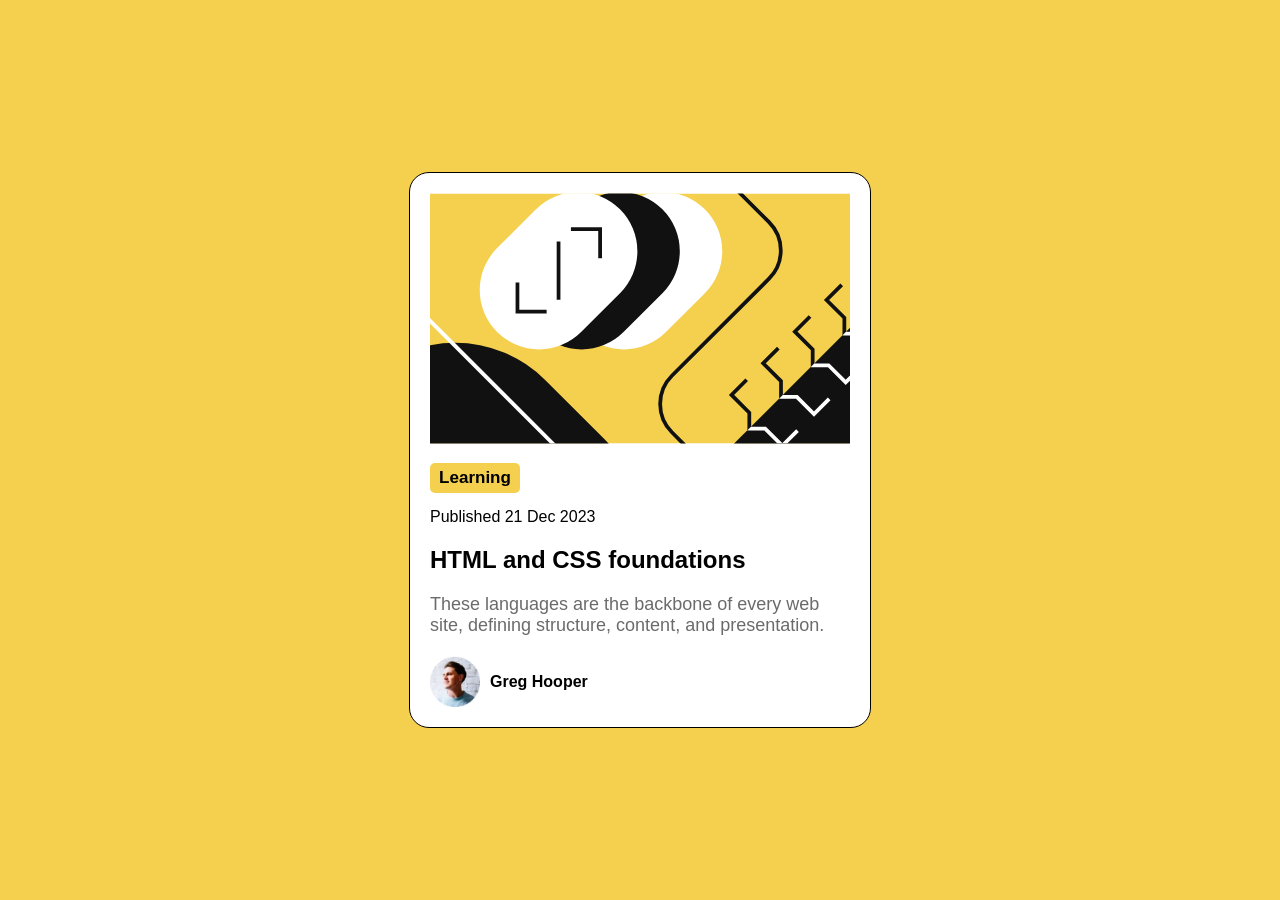
<file: blog-preview-card-main/index.html>
<!DOCTYPE html>
<html lang="en">
<head>
  <meta charset="UTF-8">
  <meta name="viewport" content="width=device-width, initial-scale=1.0"> <!-- displays site properly based on user's device -->

  <link rel="icon" type="image/png" sizes="32x32" href="./assets/images/favicon-32x32.png">
  
  <title>Frontend Mentor | Blog preview card</title>
  <link rel="stylesheet" href="styles.css">

  <!-- Feel free to remove these styles or customise in your own stylesheet 👍 -->
  <style>
    .attribution { font-size: 0.6875rem; text-align: center; }
    .attribution a { color: hsl(228, 45%, 44%); }
  </style>
</head>
<body>
  <div id="card">
    <img id="illustration" src="./assets/images/illustration-article.svg">
    <h1>Learning</h1>
    <p id="h1-p">Published 21 Dec 2023</p>
    <h2>HTML and CSS foundations</h2>
    <p id="h2-p">These languages are the backbone of every web site, defining structure, content, and presentation.</p>
    <div id="productor">
      <img id="avatar" src="./assets/images/image-avatar.webp">
      <p id="avatar-name">Greg Hooper</p>
    </div>
  </div>
</body>
</html>
</file>
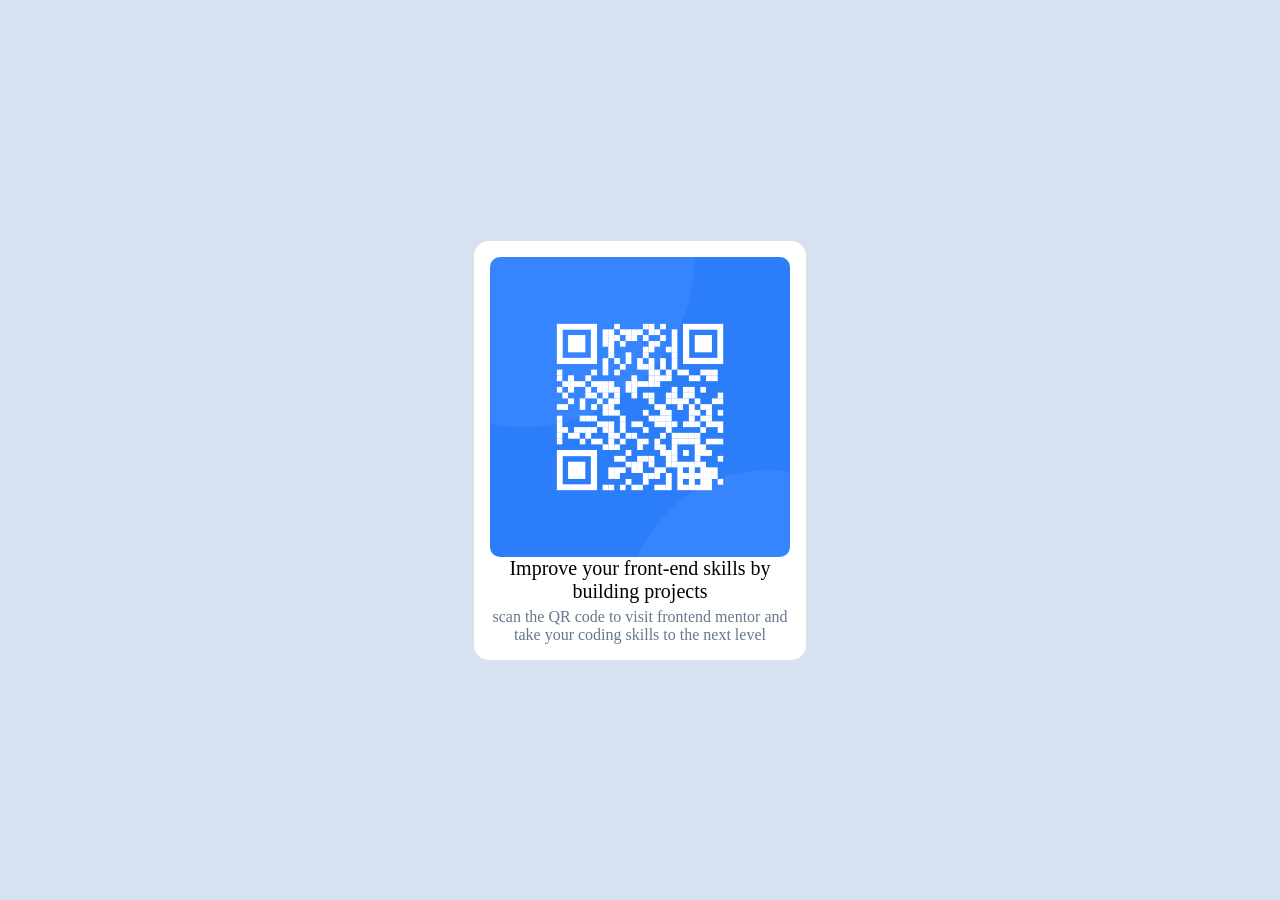
<file: qr-code-component-main/index.html>
<!DOCTYPE html>
<html lang="en">
<head>
  <meta charset="UTF-8">
  <meta name="viewport" content="width=device-width, initial-scale=1.0"> <!-- displays site properly based on user's device -->

  <link rel="icon" type="image/png" sizes="32x32" href="./images/favicon-32x32.png">
  <link rel="stylesheet" href="styles.css">
  
  <title>Frontend Mentor | QR code component</title>

  <!-- Feel free to remove these styles or customise in your own stylesheet 👍 -->
  <style>
    .attribution { font-size: 0.6875rem; text-align: center; }
    .attribution a { color: hsl(228, 45%, 44%); }
  </style>
</head>
<body>
  <div>
    <div id="card">
      <img src="./images/image-qr-code.png">
      <p id="Title">Improve your front-end skills by building projects</p>
      <p id="description">scan the QR code to visit frontend mentor and take your coding skills to the next level</p>
    </div>
  </div>
</body>
</html>
</file>
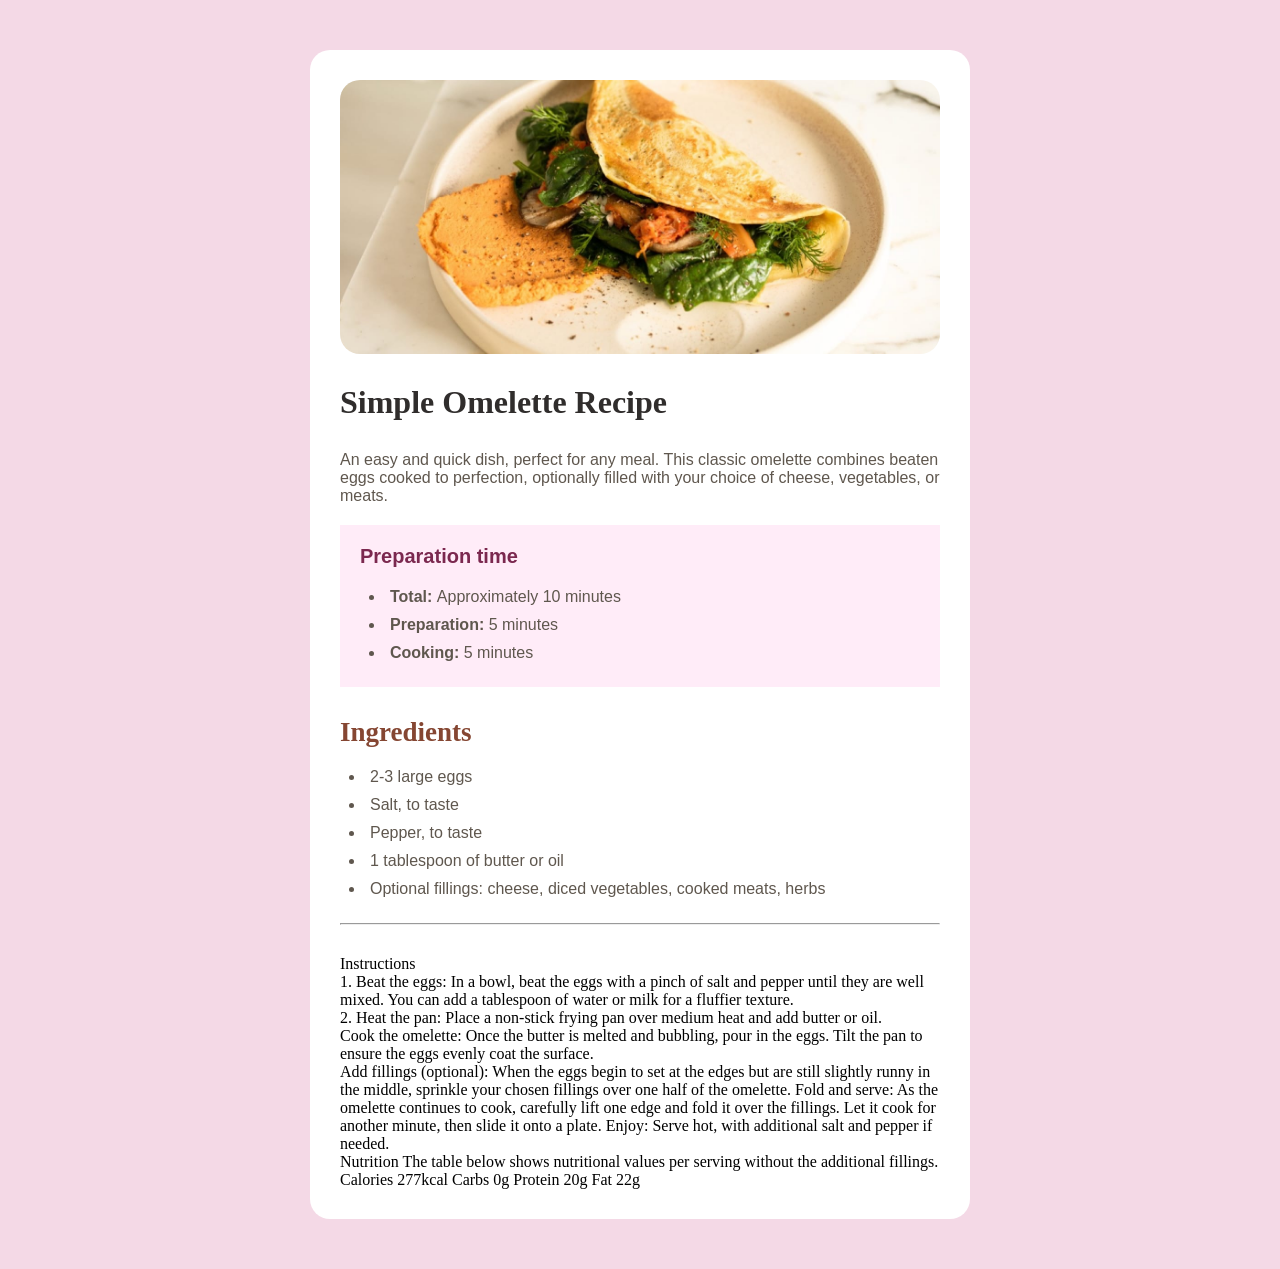
<file: recipe-page-main/index.html>
<!DOCTYPE html>
<html lang="en">
<head>
  <meta charset="UTF-8">
  <meta name="viewport" content="width=device-width, initial-scale=1.0"> <!-- displays site properly based on user's device -->

  <link rel="icon" type="image/png" sizes="32x32" href="./assets/images/favicon-32x32.png">
  
  <title>Frontend Mentor | Recipe page</title>
  <link rel="stylesheet" href="./styles.css">

  <!-- Feel free to remove these styles or customise in your own stylesheet 👍 -->
  <style>
    .attribution { font-size: 0.6875rem; text-align: center; }
    .attribution a { color: hsl(228, 45%, 44%); }
  </style>
</head>
<body>
  <div id="content">
    <div id="intro">
      <img src="./assets/images/image-omelette.jpeg">
      <h1>Simple Omelette Recipe</h1>

      <p>An easy and quick dish, perfect for any meal. This classic omelette combines beaten eggs cooked 
  to perfection, optionally filled with your choice of cheese, vegetables, or meats.</p>
    </div>
  <div id="PreparationDiv">
    <h2>Preparation time</h2>
    <ul>
      <li><p id="total">Total: <span>Approximately 10 minutes</span></p></li>
      <li><p id="Preparation">Preparation: <span>5 minutes</span></p></li>
      <li><p id="cooking">Cooking: <span>5 minutes</span></p></li>
    </ul>
  </div>
  <div id="ingredients">
    <h3>Ingredients</h3>
    <ul>
      <li>2-3 large eggs</li>
      <li>Salt, to taste</li>
      <li>Pepper, to taste</li>
      <li>1 tablespoon of butter or oil</li>
      <li>Optional fillings: cheese, diced vegetables, cooked meats, herbs</li>
    </ul>
    <hr>
  </div>
  <div id="instructions">
    <p id="instructions-title">Instructions</p>

    <p>1. Beat the eggs: In a bowl, beat the eggs with a pinch of salt and pepper until they are well mixed. 
    You can add a tablespoon of water or milk for a fluffier texture.</p>

    <p>2. Heat the pan: Place a non-stick frying pan over medium heat and add butter or oil.</p>

    <p>Cook the omelette: Once the butter is melted and bubbling, pour in the eggs. Tilt the pan to ensure 
    the eggs evenly coat the surface.</p>

    Add fillings (optional): When the eggs begin to set at the edges but are still slightly runny in the 
    middle, sprinkle your chosen fillings over one half of the omelette.

    Fold and serve: As the omelette continues to cook, carefully lift one edge and fold it over the 
    fillings. Let it cook for another minute, then slide it onto a plate.

    Enjoy: Serve hot, with additional salt and pepper if needed.
  </div>

  Nutrition

  The table below shows nutritional values per serving without the additional fillings.

  Calories
  277kcal

  Carbs
  0g

  Protein
  20g

  Fat
  22g
  </div>
</body>
</html>
</file>
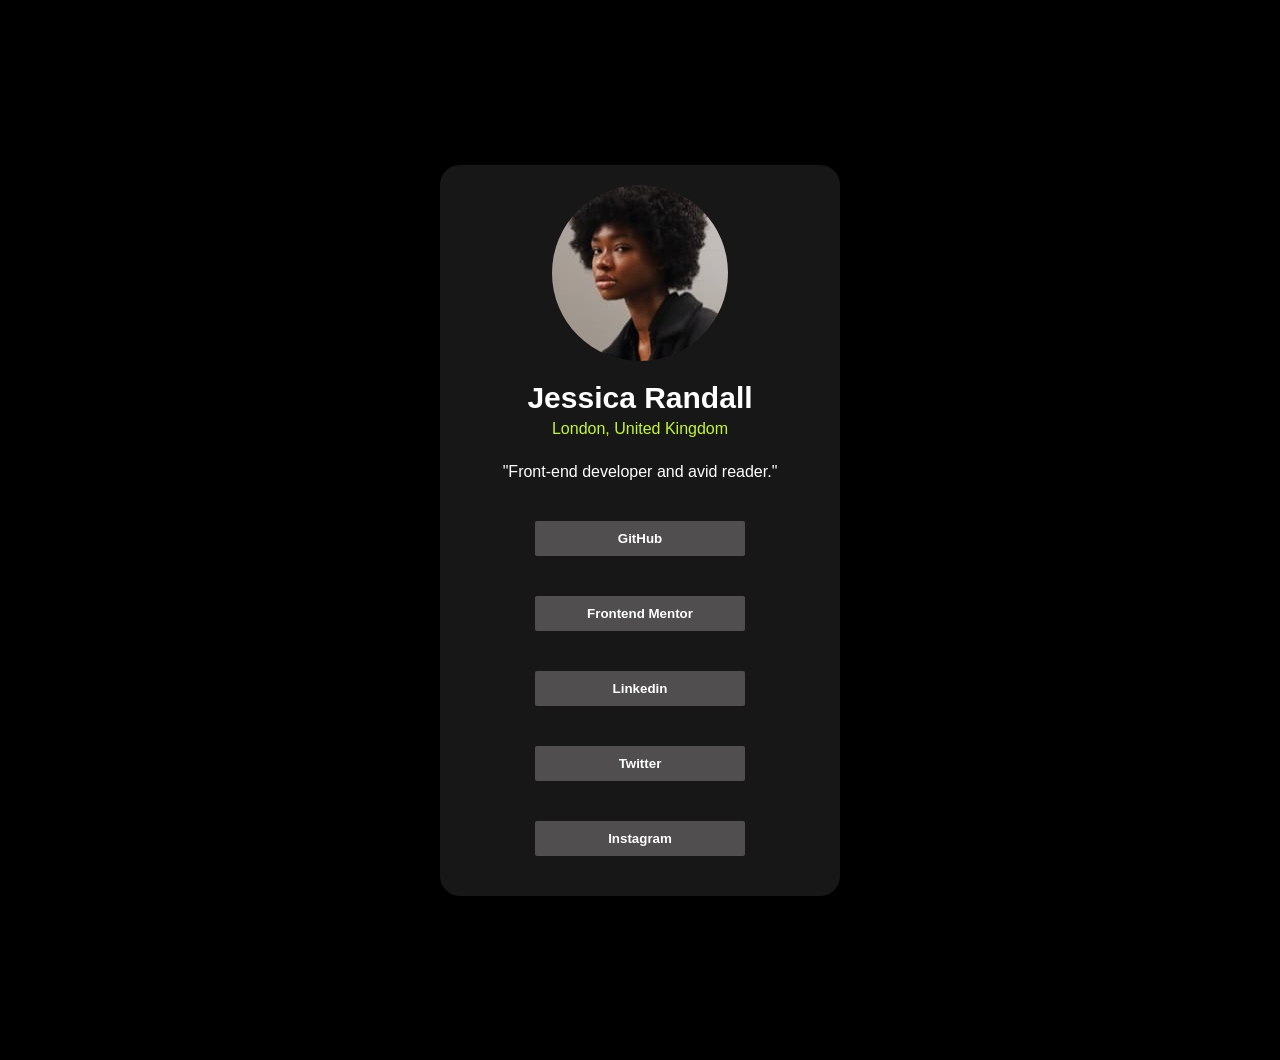
<file: social-links-profile-main/index.html>
<!DOCTYPE html>
<html lang="en">
<head>
  <meta charset="UTF-8">
  <meta name="viewport" content="width=device-width, initial-scale=1.0"> <!-- displays site properly based on user's device -->

  <link rel="icon" type="image/png" sizes="32x32" href="./assets/images/favicon-32x32.png">
  <link rel="stylesheet" href="styles.css">
  <title>Frontend Mentor | Social links profile</title>

  <!-- Feel free to remove these styles or customise in your own stylesheet 👍 -->
  <style>
    .attribution { font-size: 0.6875rem; text-align: center; }
    .attribution a { color: hsl(228, 45%, 44%); }
  </style>
</head>
<body>
  <div id="formul">
    <div id="card">
      <img id="image" src="./assets/images/avatar-jessica.jpeg">
      <h1 id="name">Jessica Randall</h1>
      <p id="location">London, United Kingdom</p>
      <p id="specialité">"Front-end developer and avid reader."</p>
      <div id="buttons">
        <button class="button">GitHub</button>
        <button class="button">Frontend Mentor</button>
        <button class="button">Linkedin</button>
        <button class="button">Twitter</button>
        <button class="button">Instagram</button>
      </div>
    </div>
  </div>
</body>
</html>
</file>
<file: blog-preview-card-main/styles.css>
*{
    margin: 0;
    padding: 0;
}

body{
    display: flex;
    flex-direction: column;
    min-height: 100vh;
    justify-content: center;
    align-items: center;
    background-color: hsl(47, 88%, 63%);
}

#illustration{
    width: 420px;
}

#card{
    background-color: white;
    padding: 20px;
    width: 420px;
    border: 1px solid black;
    border-radius: 20px;
}

#avatar{
    width: 50px;
}

h1{
    font-size: 17px;
    padding: 5px;
    margin-top: 15px;
    margin-bottom: 15px;
    background-color:  hsl(47, 88%, 63%);
    width: 80px;
    display: flex;
    justify-content: center;
    border-radius: 5px;
    font-family: 'Inter', sans-serif;
    font-weight: 800;
}

#h1-p{
    font-family: 'Inter', sans-serif;
    padding-bottom: 20px;
}

h2{
    font-family: 'Inter', sans-serif;
    font-weight: 800;
    margin-bottom: 20px;
}

#h2-p{
    font-family: 'Inter', sans-serif;
    font-size: 18px;
    color:hsl(0, 0%, 42%);
    margin-bottom: 20px;
}

#productor{
    display: flex;
    align-items: center;
}

#avatar-name{
    padding-left: 10px;
    font-family: 'Inter', sans-serif;
    font-weight: 900;
}
</file>
<file: qr-code-component-main/styles.css>
*{
    margin: 0;
    padding: 0;
}

#card {
    display: flex;
    flex-direction: column;
    align-items: center;
    width: 300px;
    padding: 16px;
    background-color: white;
    border-radius: 15px;
}

#card img {
    width: 100%;
    border-radius: 10px;
}

#card p {
    width: 100%;
    text-align: center;
}

#description{
    color: hsl(216, 15%, 48%);
    margin-top: 5px;
}

body {
    background-color: hsl(212, 45%, 89%);
    min-height: 100vh;
    display: flex;
    justify-content: center;
    align-items: center;
}

#Title{
    font-size : 20px;
}

#card{
    display: flex;
    flex-direction: column;
    align-items: center;
}
</file>
<file: recipe-page-main/styles.css>
*{
    margin: 0;
    padding: 0;
}

body{
    display: flex;
    min-height: 100vh;
    justify-content: center;
    background-color: rgb(244, 217, 230);
    padding: 50px;
}

img{
    display: flex;
    width: 600px;
    border-radius: 20px;
}

#intro{
    display: flex;
    flex-direction: column;
}

#intro h1{
    margin-top: 30px;
    color: hsl(24, 5%, 18%);
}

#content{
    width: 600px;
    padding: 30px;
    background-color: white;
    border-radius: 20px;
}

#intro p{
    padding-top: 30px;
    font-family: 'Inter', sans-serif;
    font-size: 15;
    color: hsl(30, 10%, 34%);
}

#PreparationDiv{
    margin-top: 20px;
    background-color: rgb(255, 236, 248);
    padding: 20px;
}
h2{
    font-family: 'Inter', sans-serif;
    font-size: 20px;
    padding-bottom: 15px;
    color: hsl(332, 51%, 32%);
}

#PreparationDiv li{
    color: hsl(30, 10%, 34%);
    margin-left: 25px;
    padding: 5px;
}
#Preparation{
    font-weight: bold;
    font-family: 'Inter', sans-serif;
}
#Preparation span{
    font-weight: normal;
}
#total{
    font-weight: bold;
    font-family: 'Inter', sans-serif;
}
#total span{
    font-weight: normal;
}
#cooking{
    font-weight: bold;
    font-family: 'Inter', sans-serif;
}
#cooking span{
    font-weight: normal;
}
h3{
    padding-bottom: 15px;
    padding-top: 30px;
    font-size: 27px;
    color: hsl(14, 45%, 36%);
}

#ingredients li{
    color: hsl(30, 10%, 34%);
    margin-left: 25px;
    padding: 5px;
    font-family: 'Inter', sans-serif;
}

hr{
    margin-top: 20px;
}

#instructions{
    margin-top: 30px;
}
</file>
<file: social-links-profile-main/styles.css>
*{
    margin: 0;
    padding: 0;
}

body{
    display: flex;
    background-color: black;
    justify-content: center;
    align-items: center;
    min-height: 100vh;
    padding: 80px;
}

#card{
    width: 400px;
    background-color: rgb(23, 23, 23);
    display: flex;
    flex-direction: column;
    align-items: center;
    justify-content: center;
    border-radius: 20px;
}

#image{
    max-width: 200px;
    padding: 20px;
    border-radius: 500px;
}

#name{
    font-size: 30px;
    color: white;
    font-family: 'Inter', sans-serif;
    font-weight: 600px;
}

#location{
    color: hsl(75, 94%, 57%);
    padding: 5px;
    font-family: 'Inter', sans-serif;
    font-weight: 400px;
}

#specialité{
    margin-top: 20px;
    color: white;
    font-family: 'Inter', sans-serif;

}

#buttons{
    display: flex;
    flex-direction: column;
    padding: 20px;
    width: 250px;
}

.button{
    padding: 10px;
    margin: 20px;
    background-color: rgb(80, 78, 78);
    border:rgb(80, 78, 78);
    border-radius: 2px;
    font-family: 'Inter', sans-serif;
    font-weight: 600;
    color: white;
}
</file>
